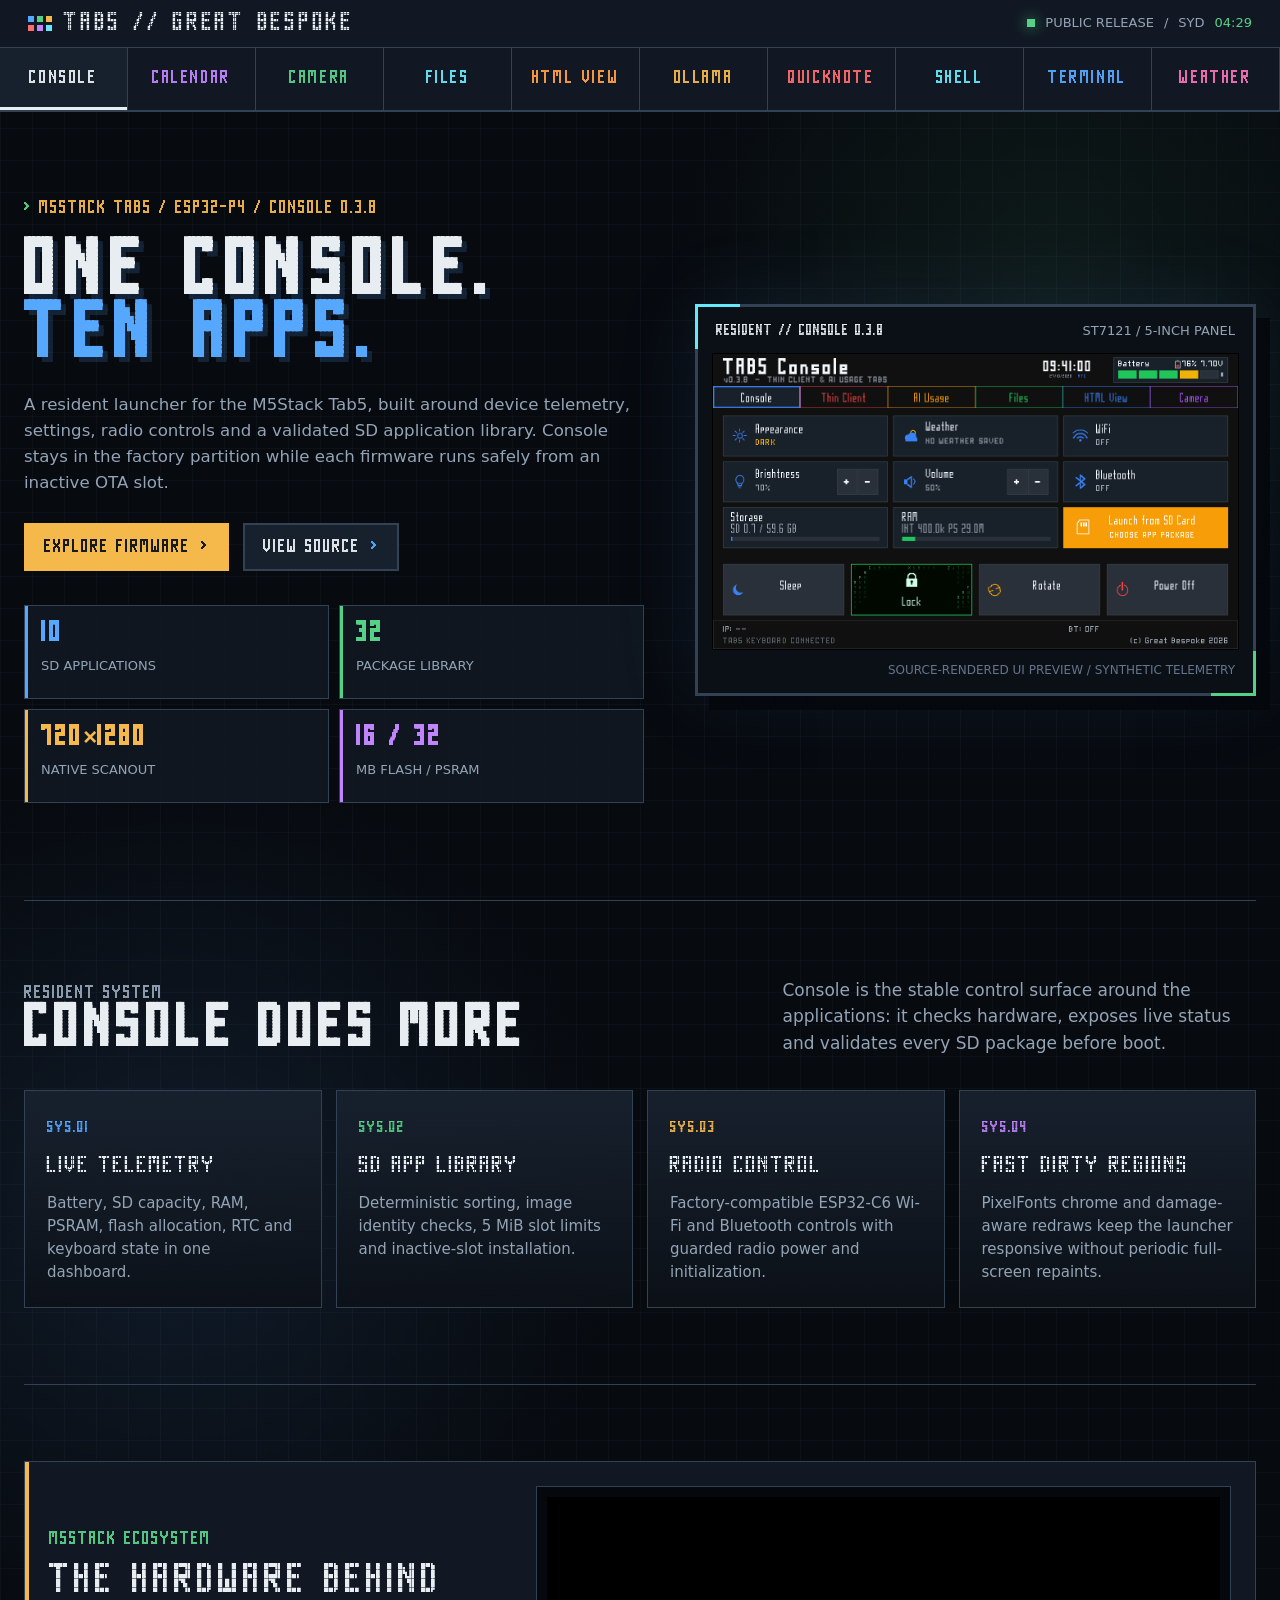
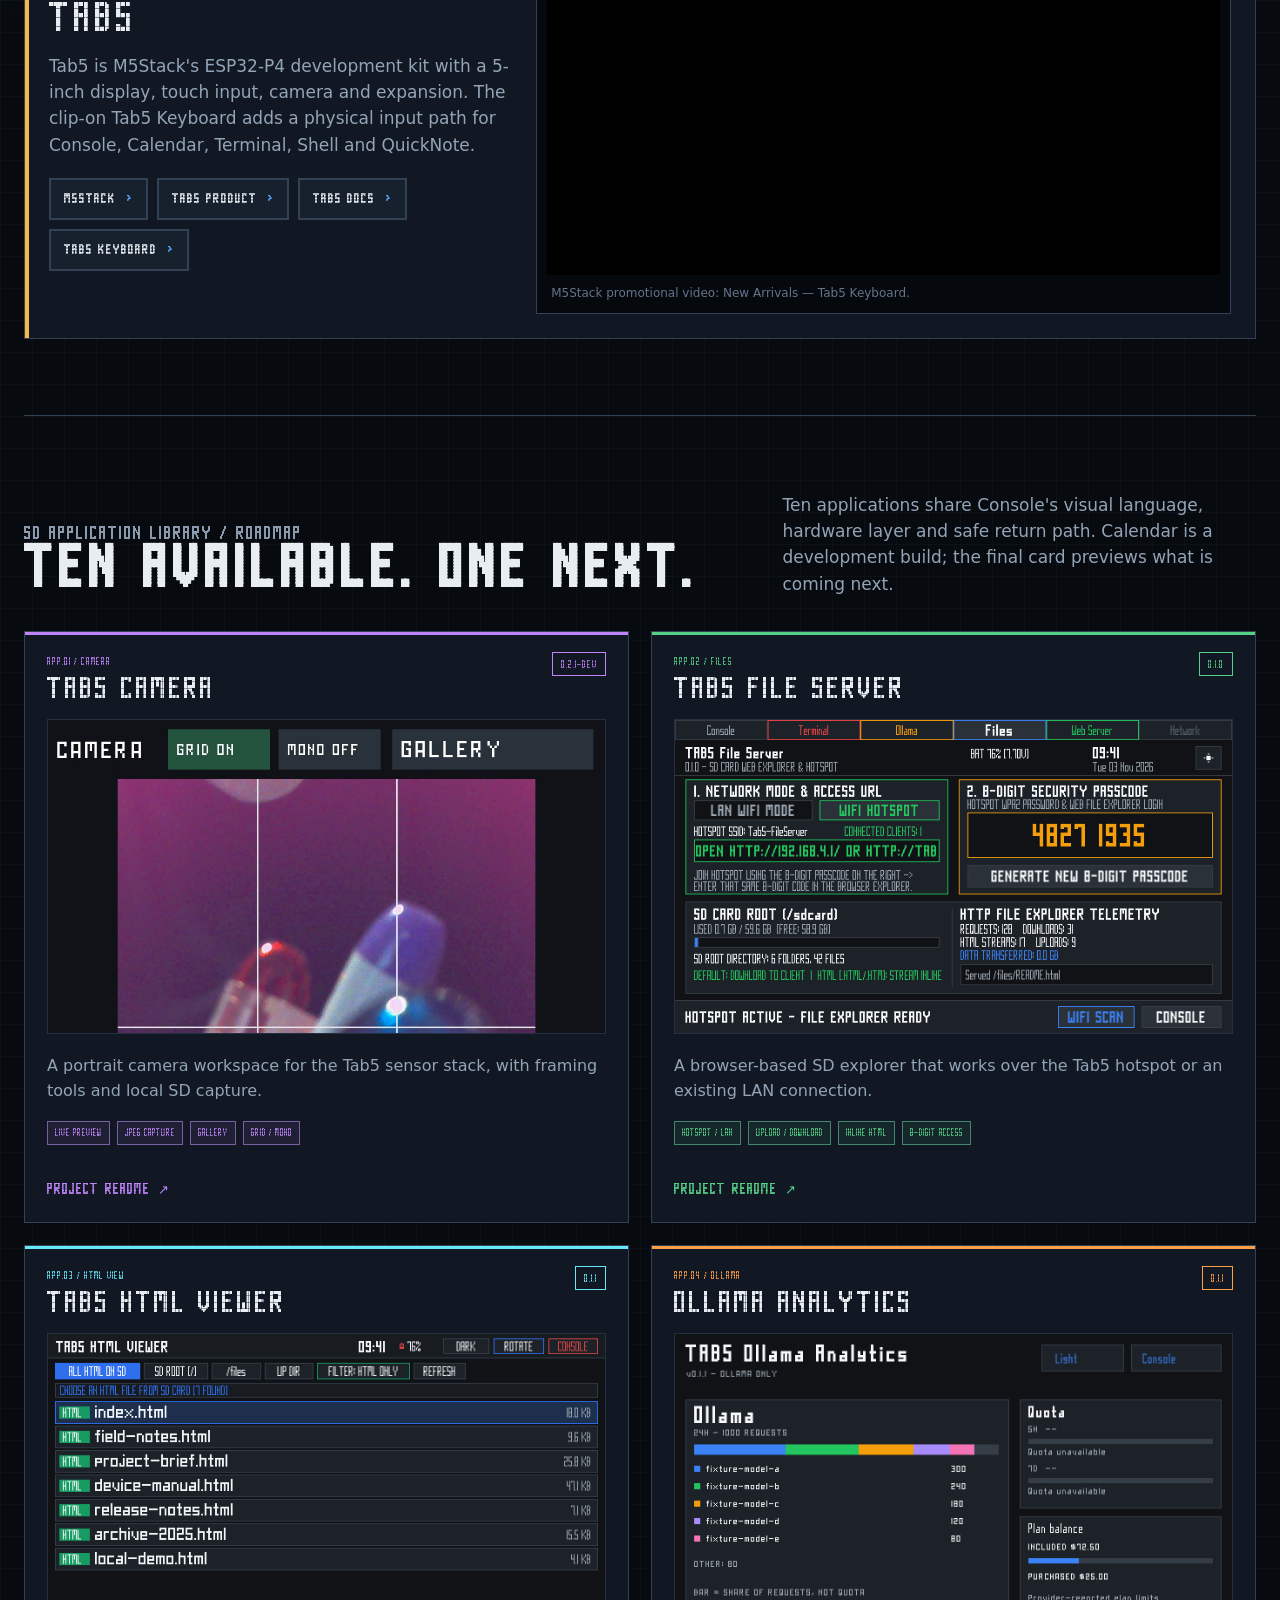
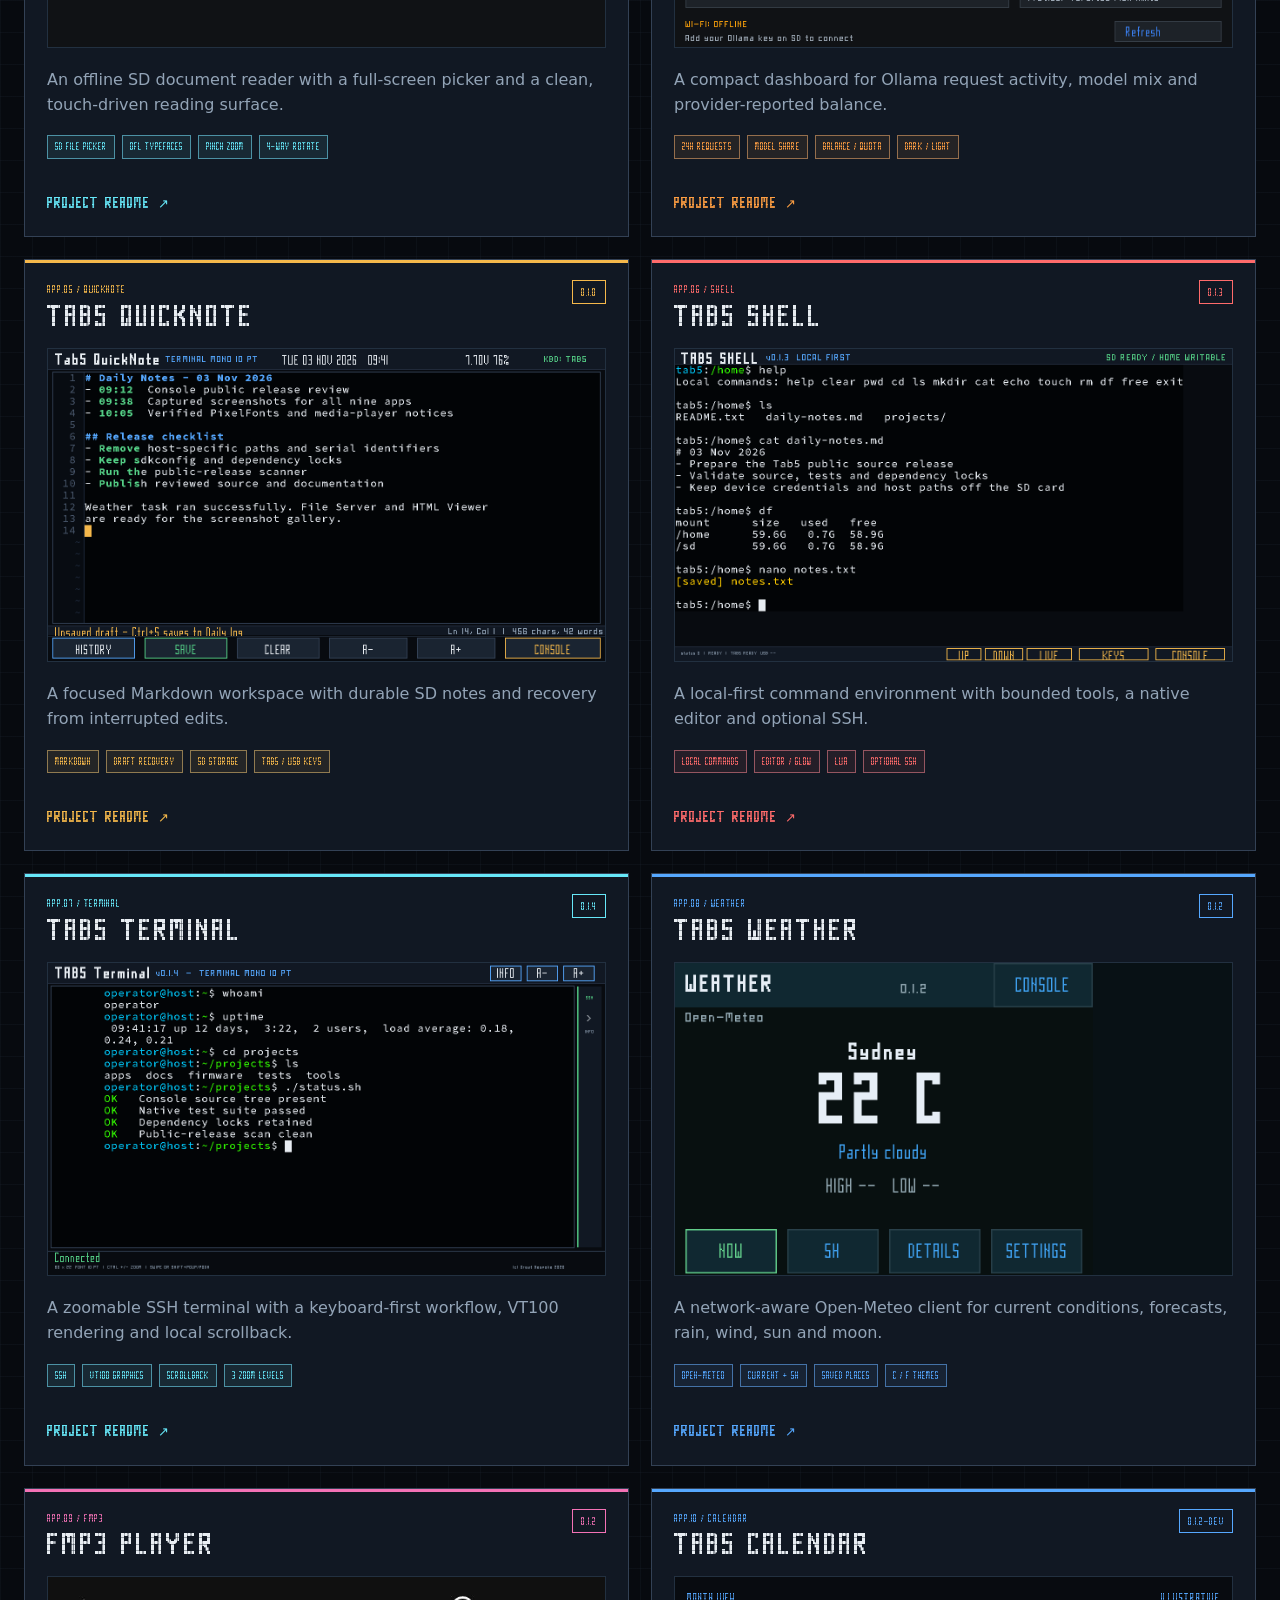
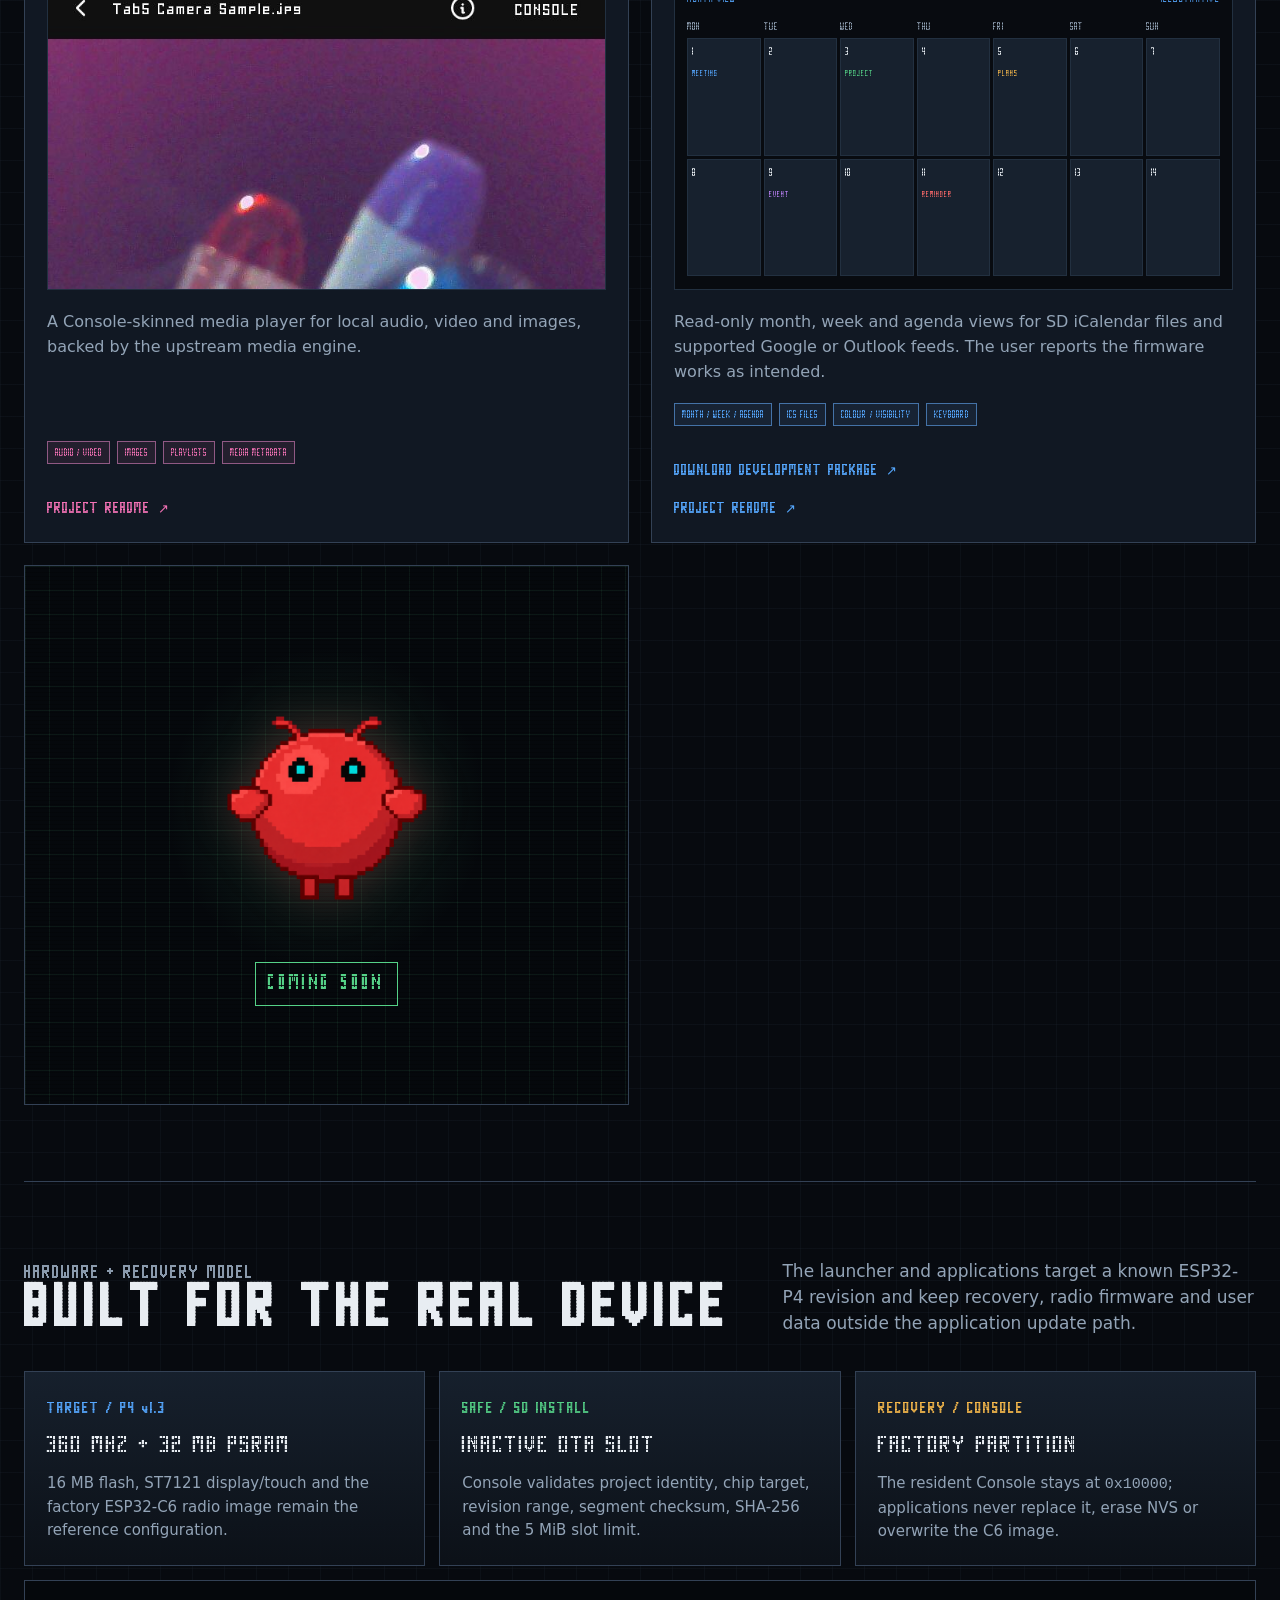
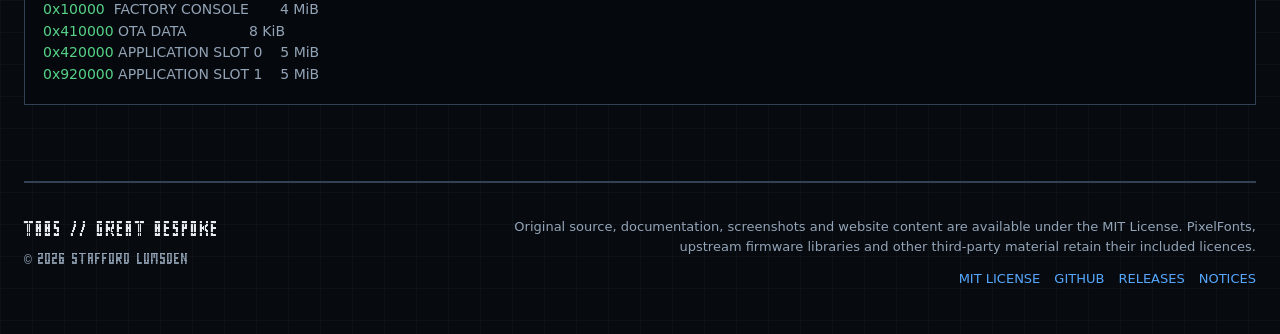
<file: docs/index.html>
<!doctype html>
<html lang="en">
<head>
  <meta charset="utf-8">
  <meta name="viewport" content="width=device-width, initial-scale=1">
  <title>Great Bespoke Tab5 Console</title>
  <meta name="description" content="A resident ESP32-P4 Console and ten SD-installable applications for the M5Stack Tab5.">
  <meta name="theme-color" content="#080b10">
  <meta property="og:title" content="Great Bespoke Tab5 Console">
  <meta property="og:description" content="One resident Console. Ten purpose-built firmware applications for M5Stack Tab5.">
  <meta property="og:type" content="website">
  <meta property="og:image" content="https://staffordlumsden.github.io/great-bespoke-tab5/images/screenshots/console.png">
  <link rel="icon" href="favicon.svg" type="image/svg+xml">
  <link rel="stylesheet" href="site.css">
  <script src="site.js" defer></script>
</head>
<body>
  <a class="skip-link" href="#main">SKIP TO CONTENT</a>

  <header class="site-header">
    <div class="topline">
      <a class="brand" href="#console" aria-label="Great Bespoke Tab5 home">
        <span class="brand-mark" aria-hidden="true"><i></i><i></i><i></i><i></i><i></i><i></i></span>
        TAB5 // GREAT BESPOKE
      </a>
      <div class="top-status">
        <span class="status-led" aria-hidden="true"></span>
        PUBLIC RELEASE <span aria-hidden="true">/</span> SYD <span class="device-clock" data-clock>--:--</span>
      </div>
    </div>

    <nav class="console-tabs" aria-label="Application sections">
      <a href="#console" aria-current="location">CONSOLE</a>
      <a href="#calendar">CALENDAR</a>
      <a href="#camera">CAMERA</a>
      <a href="#file-server">FILES</a>
      <a href="#html-viewer">HTML VIEW</a>
      <a href="#ollama-analytics">OLLAMA</a>
      <a href="#quicknote">QUICKNOTE</a>
      <a href="#shell">SHELL</a>
      <a href="#terminal">TERMINAL</a>
      <a href="#weather">WEATHER</a>
      <a href="#media-player">fMP3</a>
    </nav>
  </header>

  <main id="main">
    <section class="hero" id="console" aria-labelledby="console-title">
      <div class="hero-copy">
        <p class="eyebrow">M5STACK TAB5 / ESP32-P4 / CONSOLE 0.3.8</p>
        <h1 id="console-title">ONE CONSOLE.<br><span>TEN APPS.</span></h1>
        <p class="hero-lead">
          A resident launcher for the M5Stack Tab5, built around device telemetry,
          settings, radio controls and a validated SD application library. Console
          stays in the factory partition while each firmware runs safely from an
          inactive OTA slot.
        </p>
        <div class="hero-actions">
          <a class="button primary" href="#library">EXPLORE FIRMWARE</a>
          <a class="button" href="https://github.com/staffordlumsden/great-bespoke-tab5">VIEW SOURCE</a>
        </div>
        <div class="metrics" aria-label="Tab5 platform summary">
          <div class="metric" style="--accent: var(--blue)"><strong>10</strong><span>SD APPLICATIONS</span></div>
          <div class="metric" style="--accent: var(--green)"><strong>32</strong><span>PACKAGE LIBRARY</span></div>
          <div class="metric" style="--accent: var(--amber)"><strong>720&times;1280</strong><span>NATIVE SCANOUT</span></div>
          <div class="metric" style="--accent: var(--purple)"><strong>16 / 32</strong><span>MB FLASH / PSRAM</span></div>
        </div>
      </div>

      <div class="console-device">
        <div class="device-bar">
          <strong>RESIDENT // CONSOLE 0.3.8</strong>
          <span>ST7121 / 5-INCH PANEL</span>
        </div>
        <img src="images/screenshots/console.png" width="1280" height="720" alt="TAB5 Console 0.3.8 dashboard with header clock and compact battery tile, Thin Client and AI Usage tabs below the header, controls, storage, memory and power bar">
        <p class="capture-note">SOURCE-RENDERED UI PREVIEW / SYNTHETIC TELEMETRY</p>
      </div>
    </section>

    <section class="section" aria-labelledby="console-features-title">
      <div class="section-head">
        <div>
          <p class="section-kicker">RESIDENT SYSTEM</p>
          <h2 id="console-features-title">CONSOLE DOES MORE</h2>
        </div>
        <p>
          Console is the stable control surface around the applications: it checks
          hardware, exposes live status and validates every SD package before boot.
        </p>
      </div>
      <div class="console-features">
        <article class="feature" style="--accent: var(--blue)">
          <span class="feature-code">SYS.01</span>
          <h3>LIVE TELEMETRY</h3>
          <p>Battery, SD capacity, RAM, PSRAM, flash allocation, RTC and keyboard state in one dashboard.</p>
        </article>
        <article class="feature" style="--accent: var(--green)">
          <span class="feature-code">SYS.02</span>
          <h3>SD APP LIBRARY</h3>
          <p>Deterministic sorting, image identity checks, 5 MiB slot limits and inactive-slot installation.</p>
        </article>
        <article class="feature" style="--accent: var(--amber)">
          <span class="feature-code">SYS.03</span>
          <h3>RADIO CONTROL</h3>
          <p>Factory-compatible ESP32-C6 Wi-Fi and Bluetooth controls with guarded radio power and initialization.</p>
        </article>
        <article class="feature" style="--accent: var(--purple)">
          <span class="feature-code">SYS.04</span>
          <h3>FAST DIRTY REGIONS</h3>
          <p>PixelFonts chrome and damage-aware redraws keep the launcher responsive without periodic full-screen repaints.</p>
        </article>
      </div>
    </section>

    <section class="section m5stack-section" id="m5stack" aria-labelledby="m5stack-title">
      <div class="m5stack-panel">
        <div class="m5stack-copy">
          <p class="section-kicker">M5STACK ECOSYSTEM</p>
          <h3 id="m5stack-title">THE HARDWARE BEHIND TAB5</h3>
          <p>
            Tab5 is M5Stack's ESP32-P4 development kit with a 5-inch display,
            touch input, camera and expansion. The clip-on Tab5 Keyboard adds a
            physical input path for Console, Calendar, Terminal, Shell and QuickNote.
          </p>
          <div class="m5stack-links">
            <a class="button" href="https://m5stack.com/" target="_blank" rel="noopener">M5STACK</a>
            <a class="button" href="https://shop.m5stack.com/products/m5stack-tab5-iot-development-kit-esp32-p4" target="_blank" rel="noopener">TAB5 PRODUCT</a>
            <a class="button" href="https://docs.m5stack.com/en/core/Tab5" target="_blank" rel="noopener">TAB5 DOCS</a>
            <a class="button" href="https://shop.m5stack.com/products/keyboard-for-tab5" target="_blank" rel="noopener">TAB5 KEYBOARD</a>
          </div>
        </div>
        <figure class="m5stack-video">
          <div class="video-frame">
            <iframe width="932" height="524" src="https://www.youtube.com/embed/8kGMGyOYhY8" title="New Arrivals: Tab5 Keyboard" frameborder="0" allow="accelerometer; autoplay; clipboard-write; encrypted-media; gyroscope; picture-in-picture; web-share" referrerpolicy="strict-origin-when-cross-origin" allowfullscreen loading="lazy"></iframe>
          </div>
          <figcaption>M5Stack promotional video: New Arrivals — Tab5 Keyboard.</figcaption>
        </figure>
      </div>
    </section>

    <section class="section" id="library" aria-labelledby="library-title">
      <div class="section-head">
        <div>
          <p class="section-kicker">SD APPLICATION LIBRARY / ROADMAP</p>
          <h2 id="library-title">TEN AVAILABLE. ONE NEXT.</h2>
        </div>
        <p>
          Ten applications share Console's visual language, hardware layer and
          safe return path. Calendar is a development build; the final card
          previews what is coming next.
        </p>
      </div>

      <div class="app-grid">
        <article class="app-card" id="camera" style="--accent: var(--purple)">
          <div class="app-card-head">
            <div><p class="app-index">APP.01 / CAMERA</p><h3>TAB5 CAMERA</h3></div>
            <span class="version">0.2.1-DEV</span>
          </div>
          <figure class="app-shot"><img src="images/screenshots/camera.jpg" width="720" height="1280" loading="lazy" alt="Tab5 Camera portrait preview with a composition grid"></figure>
          <div class="app-body">
            <p>A portrait camera workspace for the Tab5 sensor stack, with framing tools and local SD capture.</p>
            <ul class="chips"><li>LIVE PREVIEW</li><li>JPEG CAPTURE</li><li>GALLERY</li><li>GRID / MONO</li></ul>
            <a class="project-link" href="https://github.com/staffordlumsden/great-bespoke-tab5/tree/main/projects/tab5-camera">PROJECT README</a>
          </div>
        </article>

        <article class="app-card" id="file-server" style="--accent: var(--green)">
          <div class="app-card-head">
            <div><p class="app-index">APP.02 / FILES</p><h3>TAB5 FILE SERVER</h3></div>
            <span class="version">0.1.0</span>
          </div>
          <figure class="app-shot"><img src="images/screenshots/file-server.png" width="1280" height="720" loading="lazy" alt="Tab5 File Server showing hotspot status, access code and SD telemetry"></figure>
          <div class="app-body">
            <p>A browser-based SD explorer that works over the Tab5 hotspot or an existing LAN connection.</p>
            <ul class="chips"><li>HOTSPOT / LAN</li><li>UPLOAD / DOWNLOAD</li><li>INLINE HTML</li><li>8-DIGIT ACCESS</li></ul>
            <a class="project-link" href="https://github.com/staffordlumsden/great-bespoke-tab5/tree/main/projects/tab5-fileserver">PROJECT README</a>
          </div>
        </article>

        <article class="app-card" id="html-viewer" style="--accent: var(--cyan)">
          <div class="app-card-head">
            <div><p class="app-index">APP.03 / HTML VIEW</p><h3>TAB5 HTML VIEWER</h3></div>
            <span class="version">0.1.1</span>
          </div>
          <figure class="app-shot"><img src="images/screenshots/html-viewer.png" width="1280" height="720" loading="lazy" alt="Tab5 HTML Viewer file picker listing HTML files on the SD card"></figure>
          <div class="app-body">
            <p>An offline SD document reader with a full-screen picker and a clean, touch-driven reading surface.</p>
            <ul class="chips"><li>SD FILE PICKER</li><li>OFL TYPEFACES</li><li>PINCH ZOOM</li><li>4-WAY ROTATE</li></ul>
            <a class="project-link" href="https://github.com/staffordlumsden/great-bespoke-tab5/tree/main/projects/tab5-htmlviewer">PROJECT README</a>
          </div>
        </article>

        <article class="app-card" id="ollama-analytics" style="--accent: var(--orange)">
          <div class="app-card-head">
            <div><p class="app-index">APP.04 / OLLAMA</p><h3>OLLAMA ANALYTICS</h3></div>
            <span class="version">0.1.1</span>
          </div>
          <figure class="app-shot"><img src="images/screenshots/ollama-analytics.png" width="1280" height="720" loading="lazy" alt="Ollama Analytics dashboard with model request shares, quota and plan balance"></figure>
          <div class="app-body">
            <p>A compact dashboard for Ollama request activity, model mix and provider-reported balance.</p>
            <ul class="chips"><li>24H REQUESTS</li><li>MODEL SHARE</li><li>BALANCE / QUOTA</li><li>DARK / LIGHT</li></ul>
            <a class="project-link" href="https://github.com/staffordlumsden/great-bespoke-tab5/tree/main/projects/tab5-ollama-analytics">PROJECT README</a>
          </div>
        </article>

        <article class="app-card" id="quicknote" style="--accent: var(--amber)">
          <div class="app-card-head">
            <div><p class="app-index">APP.05 / QUICKNOTE</p><h3>TAB5 QUICKNOTE</h3></div>
            <span class="version">0.1.0</span>
          </div>
          <figure class="app-shot"><img src="images/screenshots/quicknote.png" width="1280" height="720" loading="lazy" alt="QuickNote Markdown editor with line numbers, syntax colour and Console toolbar"></figure>
          <div class="app-body">
            <p>A focused Markdown workspace with durable SD notes and recovery from interrupted edits.</p>
            <ul class="chips"><li>MARKDOWN</li><li>DRAFT RECOVERY</li><li>SD STORAGE</li><li>TAB5 / USB KEYS</li></ul>
            <a class="project-link" href="https://github.com/staffordlumsden/great-bespoke-tab5/tree/main/projects/tab5-quicknote">PROJECT README</a>
          </div>
        </article>

        <article class="app-card" id="shell" style="--accent: var(--red)">
          <div class="app-card-head">
            <div><p class="app-index">APP.06 / SHELL</p><h3>TAB5 SHELL</h3></div>
            <span class="version">0.1.3</span>
          </div>
          <figure class="app-shot"><img src="images/screenshots/shell.png" width="1280" height="720" loading="lazy" alt="Tab5 Shell local command session with filesystem commands and status controls"></figure>
          <div class="app-body">
            <p>A local-first command environment with bounded tools, a native editor and optional SSH.</p>
            <ul class="chips"><li>LOCAL COMMANDS</li><li>EDITOR / GLOW</li><li>LUA</li><li>OPTIONAL SSH</li></ul>
            <a class="project-link" href="https://github.com/staffordlumsden/great-bespoke-tab5/tree/main/projects/tab5-shell">PROJECT README</a>
          </div>
        </article>

        <article class="app-card" id="terminal" style="--accent: var(--cyan)">
          <div class="app-card-head">
            <div><p class="app-index">APP.07 / TERMINAL</p><h3>TAB5 TERMINAL</h3></div>
            <span class="version">0.1.4</span>
          </div>
          <figure class="app-shot"><img src="images/screenshots/terminal.png" width="1280" height="720" loading="lazy" alt="Tab5 Terminal connected SSH session with a collapsed connection rail"></figure>
          <div class="app-body">
            <p>A zoomable SSH terminal with a keyboard-first workflow, VT100 rendering and local scrollback.</p>
            <ul class="chips"><li>SSH</li><li>VT100 GRAPHICS</li><li>SCROLLBACK</li><li>3 ZOOM LEVELS</li></ul>
            <a class="project-link" href="https://github.com/staffordlumsden/great-bespoke-tab5/tree/main/projects/tab5-terminal">PROJECT README</a>
          </div>
        </article>

        <article class="app-card" id="weather" style="--accent: var(--blue)">
          <div class="app-card-head">
            <div><p class="app-index">APP.08 / WEATHER</p><h3>TAB5 WEATHER</h3></div>
            <span class="version">0.1.2</span>
          </div>
          <figure class="app-shot"><img src="images/screenshots/weather.png" width="1280" height="720" loading="lazy" alt="Tab5 Weather current conditions page showing Sydney and a five-hour forecast"></figure>
          <div class="app-body">
            <p>A network-aware Open-Meteo client for current conditions, forecasts, rain, wind, sun and moon.</p>
            <ul class="chips"><li>OPEN-METEO</li><li>CURRENT + 5H</li><li>SAVED PLACES</li><li>C / F THEMES</li></ul>
            <a class="project-link" href="https://github.com/staffordlumsden/great-bespoke-tab5/tree/main/projects/tab5-weather">PROJECT README</a>
          </div>
        </article>

        <article class="app-card" id="media-player" style="--accent: var(--magenta)">
          <div class="app-card-head">
            <div><p class="app-index">APP.09 / fMP3</p><h3>fMP3 PLAYER</h3></div>
            <span class="version">0.1.2</span>
          </div>
          <figure class="app-shot"><img src="images/screenshots/media-player.jpg" width="720" height="1280" loading="lazy" alt="fMP3 Player showing a photograph with navigation and playback controls"></figure>
          <div class="app-body">
            <p>A Console-skinned media player for local audio, video and images, backed by the upstream media engine.</p>
            <ul class="chips"><li>AUDIO / VIDEO</li><li>IMAGES</li><li>PLAYLISTS</li><li>MEDIA METADATA</li></ul>
            <a class="project-link" href="https://github.com/staffordlumsden/Tab5-Media-Player">PROJECT README</a>
          </div>
        </article>

        <article class="app-card" id="calendar" style="--accent: var(--blue)">
          <div class="app-card-head">
            <div><p class="app-index">APP.10 / CALENDAR</p><h3>TAB5 CALENDAR</h3></div>
            <span class="version">0.1.2-DEV</span>
          </div>
          <div class="calendar-preview" role="img" aria-label="Illustrative calendar preview, not a device capture">
            <div class="calendar-preview-head"><span>MONTH VIEW</span><span>ILLUSTRATIVE</span></div>
            <div class="calendar-preview-grid" aria-hidden="true">
              <span>MON</span><span>TUE</span><span>WED</span><span>THU</span><span>FRI</span><span>SAT</span><span>SUN</span>
              <div>1<i class="event-blue">MEETING</i></div><div>2</div><div>3<i class="event-green">PROJECT</i></div><div>4</div><div>5<i class="event-amber">PLANS</i></div><div>6</div><div>7</div>
              <div>8</div><div>9<i class="event-purple">EVENT</i></div><div>10</div><div>11<i class="event-red">REMINDER</i></div><div>12</div><div>13</div><div>14</div>
            </div>
          </div>
          <div class="app-body">
            <p>Read-only month, week and agenda views for SD iCalendar files and supported Google or Outlook feeds. The user reports the firmware works as intended.</p>
            <ul class="chips"><li>MONTH / WEEK / AGENDA</li><li>ICS FILES</li><li>COLOUR / VISIBILITY</li><li>KEYBOARD</li></ul>
            <a class="project-link" href="https://github.com/staffordlumsden/great-bespoke-tab5/releases/tag/tab5-calendar-0.1.2-dev">DOWNLOAD DEVELOPMENT PACKAGE</a>
            <a class="project-link" href="https://github.com/staffordlumsden/great-bespoke-tab5/tree/main/projects/tab5-calendar">PROJECT README</a>
          </div>
        </article>

        <article class="app-card coming-soon" id="openclaw" style="--accent: var(--green)" aria-label="OpenClaw firmware coming soon">
          <div class="teaser-card">
            <img class="lobster-icon" src="images/openclaw-teaser.png" width="1254" height="1254" alt="">
            <span class="teaser-label">COMING SOON</span>
          </div>
        </article>
      </div>
    </section>

    <section class="section" id="hardware" aria-labelledby="hardware-title">
      <div class="section-head">
        <div>
          <p class="section-kicker">HARDWARE + RECOVERY MODEL</p>
          <h2 id="hardware-title">BUILT FOR THE REAL DEVICE</h2>
        </div>
        <p>
          The launcher and applications target a known ESP32-P4 revision and keep
          recovery, radio firmware and user data outside the application update path.
        </p>
      </div>
      <div class="hardware-grid">
        <article class="hardware-card" style="--accent: var(--blue)">
          <strong>TARGET / P4 v1.3</strong>
          <h3>360 MHZ + 32 MB PSRAM</h3>
          <p>16 MB flash, ST7121 display/touch and the factory ESP32-C6 radio image remain the reference configuration.</p>
        </article>
        <article class="hardware-card" style="--accent: var(--green)">
          <strong>SAFE / SD INSTALL</strong>
          <h3>INACTIVE OTA SLOT</h3>
          <p>Console validates project identity, chip target, revision range, segment checksum, SHA-256 and the 5 MiB slot limit.</p>
        </article>
        <article class="hardware-card" style="--accent: var(--amber)">
          <strong>RECOVERY / CONSOLE</strong>
          <h3>FACTORY PARTITION</h3>
          <p>The resident Console stays at <code>0x10000</code>; applications never replace it, erase NVS or overwrite the C6 image.</p>
        </article>
      </div>
      <div class="partition-map" aria-label="Tab5 partition layout"><b>0x10000</b>  FACTORY CONSOLE       4 MiB
<b>0x410000</b> OTA DATA              8 KiB
<b>0x420000</b> APPLICATION SLOT 0    5 MiB
<b>0x920000</b> APPLICATION SLOT 1    5 MiB</div>
    </section>
  </main>

  <footer>
    <div class="footer-main">
      <div class="footer-brand">TAB5 // GREAT BESPOKE<br><span class="footer-copy">© 2026 Stafford Lumsden</span></div>
      <div class="footer-copy">
        Original source, documentation, screenshots and website content are available under the MIT License.
        PixelFonts, upstream firmware libraries and other third-party material retain their included licences.
        <div class="footer-links">
          <a href="license.html">MIT LICENSE</a>
          <a href="https://github.com/staffordlumsden/great-bespoke-tab5">GITHUB</a>
          <a href="https://github.com/staffordlumsden/great-bespoke-tab5/releases">RELEASES</a>
          <a href="https://github.com/staffordlumsden/great-bespoke-tab5/blob/main/NOTICE.md">NOTICES</a>
        </div>
      </div>
    </div>
  </footer>
</body>
</html>
</file>
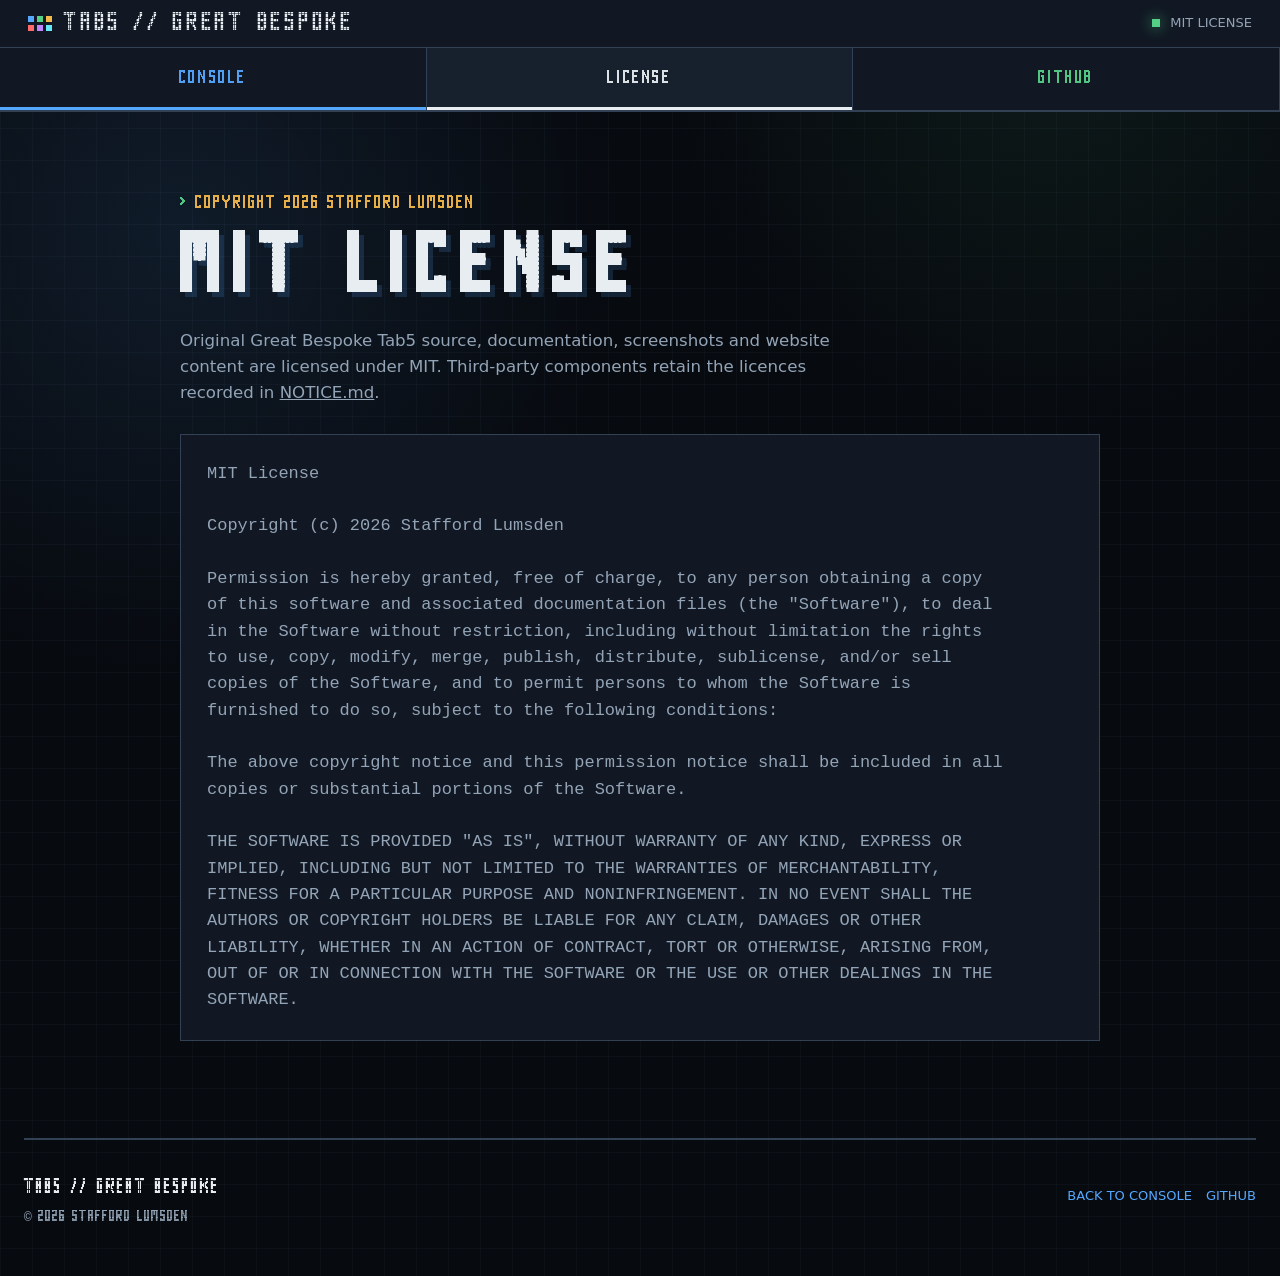
<file: docs/license.html>
<!doctype html>
<html lang="en">
<head>
  <meta charset="utf-8">
  <meta name="viewport" content="width=device-width, initial-scale=1">
  <title>MIT License | Great Bespoke Tab5</title>
  <meta name="theme-color" content="#080b10">
  <link rel="icon" href="favicon.svg" type="image/svg+xml">
  <link rel="stylesheet" href="site.css">
</head>
<body>
  <header class="site-header">
    <div class="topline">
      <a class="brand" href="index.html">
        <span class="brand-mark" aria-hidden="true"><i></i><i></i><i></i><i></i><i></i><i></i></span>
        TAB5 // GREAT BESPOKE
      </a>
      <div class="top-status"><span class="status-led" aria-hidden="true"></span>MIT LICENSE</div>
    </div>
    <nav class="console-tabs" aria-label="License navigation">
      <a href="index.html">CONSOLE</a>
      <a class="active" href="license.html" aria-current="page">LICENSE</a>
      <a href="https://github.com/staffordlumsden/great-bespoke-tab5">GITHUB</a>
    </nav>
  </header>

  <main class="legal">
    <p class="eyebrow">COPYRIGHT 2026 STAFFORD LUMSDEN</p>
    <h1>MIT LICENSE</h1>
    <p class="hero-lead">
      Original Great Bespoke Tab5 source, documentation, screenshots and website
      content are licensed under MIT. Third-party components retain the licences
      recorded in <a href="https://github.com/staffordlumsden/great-bespoke-tab5/blob/main/NOTICE.md">NOTICE.md</a>.
    </p>
    <pre class="license-box">MIT License

Copyright (c) 2026 Stafford Lumsden

Permission is hereby granted, free of charge, to any person obtaining a copy
of this software and associated documentation files (the "Software"), to deal
in the Software without restriction, including without limitation the rights
to use, copy, modify, merge, publish, distribute, sublicense, and/or sell
copies of the Software, and to permit persons to whom the Software is
furnished to do so, subject to the following conditions:

The above copyright notice and this permission notice shall be included in all
copies or substantial portions of the Software.

THE SOFTWARE IS PROVIDED "AS IS", WITHOUT WARRANTY OF ANY KIND, EXPRESS OR
IMPLIED, INCLUDING BUT NOT LIMITED TO THE WARRANTIES OF MERCHANTABILITY,
FITNESS FOR A PARTICULAR PURPOSE AND NONINFRINGEMENT. IN NO EVENT SHALL THE
AUTHORS OR COPYRIGHT HOLDERS BE LIABLE FOR ANY CLAIM, DAMAGES OR OTHER
LIABILITY, WHETHER IN AN ACTION OF CONTRACT, TORT OR OTHERWISE, ARISING FROM,
OUT OF OR IN CONNECTION WITH THE SOFTWARE OR THE USE OR OTHER DEALINGS IN THE
SOFTWARE.</pre>
  </main>

  <footer>
    <div class="footer-main">
      <div class="footer-brand">TAB5 // GREAT BESPOKE<br><span class="footer-copy">© 2026 Stafford Lumsden</span></div>
      <div class="footer-copy"><div class="footer-links"><a href="index.html">BACK TO CONSOLE</a><a href="https://github.com/staffordlumsden/great-bespoke-tab5">GITHUB</a></div></div>
    </div>
  </footer>
</body>
</html>
</file>
<file: docs/site.css>
@font-face {
  font-family: "Pixel";
  src: url("fonts/webfonts/pixel-thin.woff2") format("woff2");
  font-display: swap;
}

@font-face {
  font-family: "PixelTitle";
  src: url("fonts/webfonts/pixel-semibold.woff2") format("woff2");
  font-display: swap;
}

:root {
  --bg: #070a0f;
  --bg-soft: #0c1118;
  --panel: #111823;
  --panel-raised: #17212e;
  --line: #334155;
  --line-soft: #223040;
  --text: #e8edf2;
  --muted: #93a4b7;
  --dim: #64748b;
  --blue: #56a8ff;
  --green: #55d187;
  --amber: #f5b84b;
  --red: #ff6b6b;
  --cyan: #67e8f9;
  --purple: #c084fc;
  --orange: #ff9f43;
  --magenta: #f472b6;
  --shadow: #020406;
}

* {
  box-sizing: border-box;
}

html {
  scroll-behavior: smooth;
  scroll-padding-top: 126px;
  background: var(--bg);
}

body {
  margin: 0;
  color: var(--text);
  background:
    radial-gradient(circle at 14% 18%, rgba(86, 168, 255, 0.11), transparent 28rem),
    radial-gradient(circle at 82% 4%, rgba(85, 209, 135, 0.08), transparent 24rem),
    linear-gradient(rgba(51, 65, 85, 0.12) 1px, transparent 1px),
    linear-gradient(90deg, rgba(51, 65, 85, 0.12) 1px, transparent 1px),
    var(--bg);
  background-size: auto, auto, 32px 32px, 32px 32px, auto;
  font-family: system-ui, -apple-system, BlinkMacSystemFont, "Segoe UI", sans-serif;
  font-size: 17px;
  line-height: 1.55;
  letter-spacing: 0;
}

::selection {
  color: #07111c;
  background: var(--cyan);
}

a {
  color: inherit;
}

img {
  max-width: 100%;
  display: block;
}

.skip-link {
  position: fixed;
  top: -100px;
  left: 16px;
  z-index: 100;
  padding: 10px 14px;
  color: var(--bg);
  background: var(--amber);
  border: 2px solid var(--text);
}

.skip-link:focus {
  top: 12px;
}

.site-header {
  position: sticky;
  top: 0;
  z-index: 20;
  background: rgba(8, 11, 16, 0.96);
  border-bottom: 2px solid var(--line);
  backdrop-filter: blur(12px);
}

.topline {
  display: flex;
  align-items: center;
  justify-content: space-between;
  gap: 24px;
  min-height: 48px;
  padding: 0 28px;
  background: var(--panel);
  border-bottom: 1px solid var(--line);
}

.brand {
  display: flex;
  align-items: center;
  gap: 12px;
  color: var(--text);
  font-family: "PixelTitle", monospace;
  font-size: 22px;
  letter-spacing: 0.08em;
  text-decoration: none;
  white-space: nowrap;
}

.brand-mark {
  display: inline-grid;
  grid-template-columns: repeat(3, 6px);
  gap: 3px;
}

.brand-mark i {
  width: 6px;
  height: 6px;
  background: var(--blue);
}

.brand-mark i:nth-child(2) { background: var(--green); }
.brand-mark i:nth-child(3) { background: var(--amber); }
.brand-mark i:nth-child(4) { background: var(--red); }
.brand-mark i:nth-child(5) { background: var(--purple); }
.brand-mark i:nth-child(6) { background: var(--cyan); }

.top-status {
  display: flex;
  align-items: center;
  gap: 10px;
  color: var(--muted);
  font-size: 13px;
  text-transform: uppercase;
  white-space: nowrap;
}

.status-led {
  width: 8px;
  height: 8px;
  background: var(--green);
  box-shadow: 0 0 14px rgba(85, 209, 135, 0.8);
}

.console-tabs {
  display: flex;
  min-height: 62px;
  overflow-x: auto;
  scrollbar-width: thin;
  scrollbar-color: var(--line) var(--bg);
}

.console-tabs a {
  display: grid;
  place-items: center;
  flex: 1 0 auto;
  min-width: 128px;
  padding: 0 18px;
  color: var(--muted);
  background: var(--panel);
  border-right: 1px solid var(--line);
  font-family: "PixelTitle", monospace;
  font-size: 15px;
  letter-spacing: 0.04em;
  text-decoration: none;
  text-transform: uppercase;
}

.console-tabs a:first-child {
  color: var(--blue);
  box-shadow: inset 0 -3px var(--blue);
}

.console-tabs a:nth-child(2) { color: var(--purple); }
.console-tabs a:nth-child(3) { color: var(--green); }
.console-tabs a:nth-child(4) { color: var(--cyan); }
.console-tabs a:nth-child(5) { color: var(--orange); }
.console-tabs a:nth-child(6) { color: var(--amber); }
.console-tabs a:nth-child(7) { color: var(--red); }
.console-tabs a:nth-child(8) { color: var(--cyan); }
.console-tabs a:nth-child(9) { color: var(--blue); }
.console-tabs a:nth-child(10) { color: var(--magenta); }

.console-tabs a:hover,
.console-tabs a:focus-visible,
.console-tabs a.active {
  color: var(--text);
  background: var(--panel-raised);
  box-shadow: inset 0 -3px currentColor;
  outline: none;
}

main {
  width: min(1480px, calc(100% - 48px));
  margin: 0 auto;
}

.hero {
  display: grid;
  grid-template-columns: minmax(0, 1.05fr) minmax(0, 0.95fr);
  gap: clamp(26px, 4vw, 64px);
  align-items: center;
  min-height: calc(100vh - 112px);
  padding: 52px 0 64px;
}

.eyebrow {
  margin: 0 0 22px;
  color: var(--amber);
  font-family: "PixelTitle", monospace;
  font-size: 15px;
  text-transform: uppercase;
}

.eyebrow::before {
  content: "> ";
  color: var(--green);
}

h1,
h2,
h3,
p {
  margin-top: 0;
}

h1 {
  margin-bottom: 24px;
  font-family: "PixelTitle", monospace;
  font-size: clamp(42px, 5.3vw, 76px);
  line-height: 0.93;
  letter-spacing: 0.04em;
  text-transform: uppercase;
  text-shadow: 5px 5px 0 rgba(86, 168, 255, 0.16);
}

h1 span {
  color: var(--blue);
}

.hero-lead {
  max-width: 680px;
  margin-bottom: 28px;
  color: var(--muted);
  font-size: clamp(16px, 1.3vw, 20px);
}

.hero-actions {
  display: flex;
  flex-wrap: wrap;
  gap: 14px;
  margin-bottom: 34px;
}

.button {
  display: inline-flex;
  align-items: center;
  gap: 11px;
  min-height: 48px;
  padding: 0 18px;
  color: var(--text);
  background: var(--panel-raised);
  border: 2px solid var(--line);
  font-family: "PixelTitle", monospace;
  font-size: 15px;
  text-decoration: none;
  text-transform: uppercase;
}

.button::after {
  content: ">";
  color: var(--blue);
}

.button.primary {
  color: #07111c;
  background: var(--amber);
  border-color: var(--amber);
}

.button.primary::after {
  color: #07111c;
}

.button:hover,
.button:focus-visible {
  border-color: var(--cyan);
  transform: translateY(-2px);
  outline: none;
}

.metrics {
  display: grid;
  grid-template-columns: repeat(2, minmax(0, 1fr));
  gap: 10px;
}

.metric {
  min-height: 94px;
  padding: 16px;
  background: rgba(17, 24, 35, 0.84);
  border: 1px solid var(--line);
  box-shadow: inset 3px 0 var(--accent, var(--blue));
}

.metric strong {
  display: block;
  margin-bottom: 5px;
  color: var(--accent, var(--blue));
  font-family: "PixelTitle", monospace;
  font-size: 24px;
  line-height: 1;
}

.metric span {
  color: var(--muted);
  font-size: 13px;
  text-transform: uppercase;
}

.console-device {
  position: relative;
  padding: 14px;
  background: #0b1017;
  border: 3px solid var(--line);
  box-shadow:
    14px 14px 0 rgba(4, 7, 11, 0.85),
    0 0 80px rgba(86, 168, 255, 0.1);
}

.console-device::before,
.console-device::after {
  content: "";
  position: absolute;
  width: 42px;
  height: 42px;
  pointer-events: none;
}

.console-device::before {
  top: -3px;
  left: -3px;
  border-top: 3px solid var(--cyan);
  border-left: 3px solid var(--cyan);
}

.console-device::after {
  right: -3px;
  bottom: -3px;
  border-right: 3px solid var(--green);
  border-bottom: 3px solid var(--green);
}

.device-bar {
  display: flex;
  align-items: center;
  justify-content: space-between;
  gap: 20px;
  padding: 0 4px 12px;
  color: var(--muted);
  font-size: 13px;
  text-transform: uppercase;
}

.device-bar strong {
  color: var(--text);
  font-family: "PixelTitle", monospace;
  font-weight: normal;
}

.device-clock {
  color: var(--green);
}

.console-device img {
  width: 100%;
  height: auto;
  border: 1px solid #000;
  background: #000;
}

.capture-note {
  margin: 11px 4px 0;
  color: var(--dim);
  font-size: 12px;
  text-align: right;
  text-transform: uppercase;
}

.section {
  padding: 76px 0;
  border-top: 1px solid var(--line);
}

.section-head {
  display: grid;
  grid-template-columns: minmax(0, 1fr) minmax(280px, 0.65fr);
  gap: 30px;
  align-items: end;
  margin-bottom: 34px;
}

.section-kicker {
  margin-bottom: 10px;
  color: var(--green);
  font-family: "PixelTitle", monospace;
  font-size: 15px;
  text-transform: uppercase;
}

h2 {
  margin-bottom: 0;
  font-family: "PixelTitle", monospace;
  font-size: clamp(32px, 4vw, 54px);
  line-height: 1;
  text-transform: uppercase;
}

.section-head p {
  margin-bottom: 0;
  color: var(--muted);
}

.console-features {
  display: grid;
  grid-template-columns: repeat(4, minmax(0, 1fr));
  gap: 14px;
}

.feature,
.hardware-card {
  padding: 22px;
  background: linear-gradient(180deg, rgba(23, 33, 46, 0.95), rgba(12, 17, 24, 0.95));
  border: 1px solid var(--line);
}

.feature-code {
  color: var(--accent, var(--blue));
  font-family: "PixelTitle", monospace;
  font-size: 14px;
}

.feature h3,
.hardware-card h3 {
  margin: 11px 0 10px;
  color: var(--text);
  font-family: "PixelTitle", monospace;
  font-size: 20px;
  font-weight: normal;
  text-transform: uppercase;
}

.feature p,
.hardware-card p {
  margin-bottom: 0;
  color: var(--muted);
  font-size: 15px;
}

.app-grid {
  display: grid;
  grid-template-columns: repeat(2, minmax(0, 1fr));
  gap: 22px;
}

.app-card {
  position: relative;
  display: flex;
  flex-direction: column;
  overflow: hidden;
  background: var(--panel);
  border: 1px solid var(--line);
  box-shadow: inset 0 3px var(--accent);
}

.app-card-head {
  display: flex;
  align-items: flex-start;
  justify-content: space-between;
  gap: 20px;
  padding: 20px 22px 16px;
}

.app-index {
  margin-bottom: 7px;
  color: var(--accent);
  font-family: "Pixel", monospace;
  font-size: 12px;
  text-transform: uppercase;
}

.app-card h3 {
  margin: 0;
  color: var(--text);
  font-family: "PixelTitle", monospace;
  font-size: clamp(22px, 2vw, 30px);
  font-weight: normal;
  line-height: 1;
  text-transform: uppercase;
}

.version {
  flex: 0 0 auto;
  padding: 5px 8px;
  color: var(--accent);
  border: 1px solid var(--accent);
  font-family: "Pixel", monospace;
  font-size: 12px;
  line-height: 1;
  text-transform: uppercase;
}

.app-shot {
  display: grid;
  place-items: center;
  aspect-ratio: 16 / 9;
  margin: 0 22px;
  overflow: hidden;
  background:
    linear-gradient(rgba(51, 65, 85, 0.12) 1px, transparent 1px),
    linear-gradient(90deg, rgba(51, 65, 85, 0.12) 1px, transparent 1px),
    #05080c;
  background-size: 20px 20px;
  border: 1px solid var(--line-soft);
}

.app-shot img {
  width: 100%;
  height: 100%;
  object-fit: contain;
}

.calendar-preview {
  aspect-ratio: 16 / 9;
  margin: 0 22px;
  padding: 12px;
  overflow: hidden;
  color: var(--text);
  background: #080b10;
  border: 1px solid var(--line-soft);
  font-family: "Pixel", monospace;
}

.calendar-preview-head {
  display: flex;
  justify-content: space-between;
  gap: 8px;
  padding-bottom: 9px;
  color: var(--blue);
  font-size: clamp(9px, 1vw, 13px);
}

.calendar-preview-grid {
  display: grid;
  grid-template-columns: repeat(7, minmax(0, 1fr));
  grid-template-rows: auto repeat(2, minmax(0, 1fr));
  gap: 3px;
  height: calc(100% - 30px);
  font-size: clamp(8px, 0.9vw, 12px);
}

.calendar-preview-grid > span { color: var(--muted); }
.calendar-preview-grid > div {
  min-width: 0;
  padding: 4px;
  overflow: hidden;
  background: var(--panel-raised);
  border: 1px solid var(--line-soft);
}
.calendar-preview-grid i {
  display: block;
  margin-top: 5px;
  overflow: hidden;
  font-size: clamp(7px, 0.75vw, 10px);
  font-style: normal;
  text-overflow: ellipsis;
  white-space: nowrap;
}
.event-blue { color: var(--blue); }
.event-green { color: var(--green); }
.event-amber { color: var(--amber); }
.event-purple { color: var(--purple); }
.event-red { color: var(--red); }

.coming-soon {
  min-height: 540px;
}

.teaser-card {
  position: relative;
  display: grid;
  flex: 1;
  place-items: center;
  align-content: center;
  gap: 18px;
  padding: 42px;
  overflow: hidden;
  background:
    radial-gradient(circle at 50% 45%, rgba(85, 209, 135, 0.16), transparent 38%),
    linear-gradient(rgba(85, 209, 135, 0.08) 1px, transparent 1px),
    linear-gradient(90deg, rgba(85, 209, 135, 0.08) 1px, transparent 1px),
    #05080c;
  background-size: auto, 24px 24px, 24px 24px, auto;
}

.teaser-card::after {
  content: "";
  position: absolute;
  inset: 0;
  pointer-events: none;
  background: repeating-linear-gradient(0deg, transparent 0 3px, rgba(0, 0, 0, 0.22) 3px 4px);
}

.lobster-icon {
  position: relative;
  z-index: 1;
  display: block;
  width: min(280px, 78%);
  height: auto;
  filter: drop-shadow(0 0 24px rgba(255, 107, 107, 0.22));
}

.teaser-label {
  position: relative;
  z-index: 1;
  padding: 7px 12px;
  color: var(--green);
  border: 1px solid var(--green);
  font-family: "PixelTitle", monospace;
  font-size: 18px;
  letter-spacing: 0.08em;
  text-transform: uppercase;
}

.app-body {
  display: flex;
  flex: 1;
  flex-direction: column;
  padding: 20px 22px 22px;
}

.app-body p {
  margin-bottom: 18px;
  color: var(--muted);
  font-size: 16px;
}

.chips {
  display: flex;
  flex-wrap: wrap;
  gap: 7px;
  margin-top: auto;
  padding: 0;
  list-style: none;
}

.chips li {
  padding: 4px 7px;
  color: var(--accent);
  background: color-mix(in srgb, var(--accent) 8%, transparent);
  border: 1px solid color-mix(in srgb, var(--accent) 48%, var(--line));
  font-family: "Pixel", monospace;
  font-size: 11px;
  line-height: 1.25;
  text-transform: uppercase;
}

.project-link {
  display: inline-flex;
  align-items: center;
  gap: 8px;
  margin-top: 18px;
  color: var(--accent);
  font-family: "PixelTitle", monospace;
  font-size: 13px;
  text-decoration: none;
  text-transform: uppercase;
}

.project-link:after {
  content: "↗";
}

.project-link:hover,
.project-link:focus-visible {
  color: var(--text);
  outline: none;
}

.hardware-grid {
  display: grid;
  grid-template-columns: repeat(3, minmax(0, 1fr));
  gap: 14px;
}

.hardware-card strong {
  color: var(--accent, var(--blue));
  font-family: "PixelTitle", monospace;
  font-size: 14px;
  font-weight: normal;
}

.m5stack-panel {
  display: grid;
  grid-template-columns: minmax(0, 0.8fr) minmax(0, 1.2fr);
  gap: 24px;
  align-items: center;
  margin-top: 22px;
  padding: 24px;
  background: var(--panel);
  border: 1px solid var(--line);
  box-shadow: inset 4px 0 var(--amber);
}

.m5stack-section .m5stack-panel {
  margin-top: 0;
}

.m5stack-copy h3 {
  margin: 0 0 12px;
  font-family: "PixelTitle", monospace;
  font-size: clamp(24px, 3vw, 36px);
  font-weight: normal;
  line-height: 1.1;
  text-transform: uppercase;
}

.m5stack-copy p:not(.section-kicker) {
  margin-bottom: 20px;
  color: var(--muted);
}

.m5stack-links {
  display: flex;
  flex-wrap: wrap;
  gap: 9px;
}

.m5stack-links .button {
  min-height: 42px;
  padding: 0 13px;
  font-size: 12px;
}

.m5stack-video {
  margin: 0;
  padding: 10px;
  background: #05080c;
  border: 1px solid var(--line);
}

.video-frame {
  position: relative;
  width: 100%;
  aspect-ratio: 16 / 9;
  overflow: hidden;
  background: #000;
}

.video-frame iframe {
  position: absolute;
  inset: 0;
  width: 100%;
  height: 100%;
  border: 0;
}

.m5stack-video figcaption {
  margin: 9px 4px 0;
  color: var(--dim);
  font-size: 12px;
}

.partition-map {
  margin-top: 14px;
  padding: 18px;
  background: #05080c;
  border: 1px solid var(--line);
  color: var(--muted);
  font-size: 14px;
  white-space: pre-wrap;
}

.partition-map b {
  color: var(--green);
  font-weight: normal;
}

footer {
  width: min(1480px, calc(100% - 48px));
  margin: 0 auto;
  padding: 34px 0 46px;
  border-top: 2px solid var(--line);
}

.footer-main {
  display: flex;
  justify-content: space-between;
  gap: 30px;
  align-items: flex-start;
}

.footer-brand {
  color: var(--text);
  font-family: "PixelTitle", monospace;
  font-size: 18px;
  text-transform: uppercase;
}

.footer-copy {
  max-width: 780px;
  color: var(--muted);
  font-size: 13px;
  text-align: right;
}

.footer-copy a {
  color: var(--amber);
}

.footer-links {
  display: flex;
  flex-wrap: wrap;
  justify-content: flex-end;
  gap: 14px;
  margin-top: 12px;
}

.footer-links a {
  color: var(--blue);
  text-decoration: none;
}

.legal {
  width: min(920px, calc(100% - 48px));
  margin: 0 auto;
  padding: 80px 0;
}

.legal h1 {
  font-size: clamp(40px, 6vw, 72px);
}

.license-box {
  padding: 26px;
  color: var(--muted);
  background: var(--panel);
  border: 1px solid var(--line);
  white-space: pre-wrap;
}

@media (max-width: 1080px) {
  .hero {
    min-height: auto;
    gap: 24px;
  }

  .console-device {
    max-width: none;
  }

  .console-features {
    grid-template-columns: repeat(2, minmax(0, 1fr));
  }
}

@media (max-width: 780px) {
  body {
    font-size: 16px;
  }

  .topline {
    align-items: flex-start;
    flex-direction: column;
    gap: 3px;
    padding: 10px 16px;
  }

  .top-status {
    font-size: 11px;
  }

  .console-tabs {
    min-height: 54px;
  }

  .console-tabs a {
    min-width: 110px;
    font-size: 13px;
  }

  main,
  footer {
    width: min(100% - 28px, 1480px);
  }

  .hero {
    grid-template-columns: 1fr;
    padding-top: 42px;
  }

  .console-device {
    max-width: 760px;
  }

  .metrics,
  .console-features,
  .app-grid,
  .hardware-grid,
  .m5stack-panel,
  .section-head {
    grid-template-columns: 1fr;
  }

  .section {
    padding: 52px 0;
  }

  .app-card-head,
  .app-body {
    padding-left: 16px;
    padding-right: 16px;
  }

  .app-shot,
  .calendar-preview {
    margin-left: 16px;
    margin-right: 16px;
  }

  .coming-soon {
    min-height: 380px;
  }

  .teaser-card {
    padding: 28px;
  }

  .footer-main {
    flex-direction: column;
  }

  .footer-copy,
  .footer-links {
    text-align: left;
    justify-content: flex-start;
  }
}

@media (prefers-reduced-motion: reduce) {
  html {
    scroll-behavior: auto;
  }

  .button {
    transition: none;
  }
}
</file>
